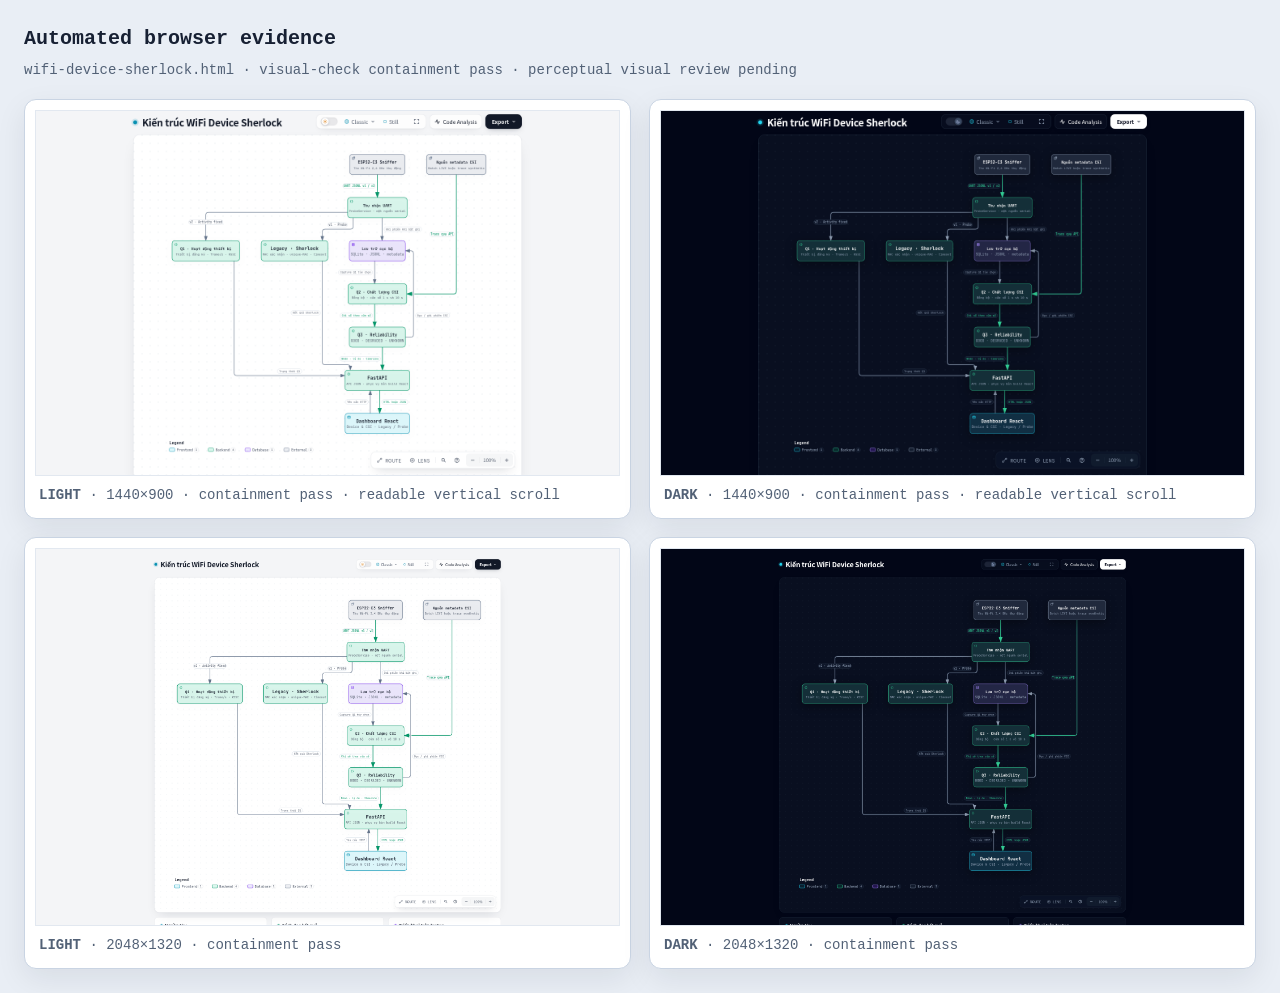
<file: NhanhB-DeviceDetect-cleanup/.archify/architecture-wifi-device-sherlock-20261124-120658/review-3/wifi-device-sherlock.visual-check.html>
<!doctype html>
<html lang="en">
<head>
<meta charset="utf-8"><script type="application/json" id="archify-software-notices">"NOTICE\nArchify\nCopyright (c) 2026 tt-a1i (Archify)\nCopyright (c) 2025 Cocoon AI\n\nArchify is distributed under the Apache License, Version 2.0 (LICENSE),\nexcept where a file, package manifest, or third-party notice specifies otherwise.\nThe separately versioned DeepSeek Harness adapter remains MIT; its bundled\nSkill retains the license of the immutable source selected in release.json.\n\nCode and contributions received under the MIT License through pre-transition\ncommit 82c7e0f089a02a4d514714adf37dc2061682da5f remain available under their\noriginal terms. Previously published releases keep their existing licenses. The complete historical MIT\ncopyright and permission notice is preserved in LICENSE-MIT. This transition\ndoes not revoke existing MIT grants or assert a new patent grant on behalf\nof historical contributors.\n\nArchify originated from Cocoon-AI/architecture-diagram-generator:\nhttps://github.com/Cocoon-AI/architecture-diagram-generator\n\nThird-party components retain their own licenses; see THIRD_PARTY_NOTICES.md\nand the license files beside those components. Names and logos do not imply\nofficial endorsement, and the software license grants no general trademark\npermission.\n\nThese software licenses cover Archify's embedded runtime and templates, not\nownership of a user's authored content, business data, or source repository.\n\nLICENSE\n\n                                 Apache License\n                           Version 2.0, January 2004\n                        http://www.apache.org/licenses/\n\n   TERMS AND CONDITIONS FOR USE, REPRODUCTION, AND DISTRIBUTION\n\n   1. Definitions.\n\n      \"License\" shall mean the terms and conditions for use, reproduction,\n      and distribution as defined by Sections 1 through 9 of this document.\n\n      \"Licensor\" shall mean the copyright owner or entity authorized by\n      the copyright owner that is granting the License.\n\n      \"Legal Entity\" shall mean the union of the acting entity and all\n      other entities that control, are controlled by, or are under common\n      control with that entity. For the purposes of this definition,\n      \"control\" means (i) the power, direct or indirect, to cause the\n      direction or management of such entity, whether by contract or\n      otherwise, or (ii) ownership of fifty percent (50%) or more of the\n      outstanding shares, or (iii) beneficial ownership of such entity.\n\n      \"You\" (or \"Your\") shall mean an individual or Legal Entity\n      exercising permissions granted by this License.\n\n      \"Source\" form shall mean the preferred form for making modifications,\n      including but not limited to software source code, documentation\n      source, and configuration files.\n\n      \"Object\" form shall mean any form resulting from mechanical\n      transformation or translation of a Source form, including but\n      not limited to compiled object code, generated documentation,\n      and conversions to other media types.\n\n      \"Work\" shall mean the work of authorship, whether in Source or\n      Object form, made available under the License, as indicated by a\n      copyright notice that is included in or attached to the work\n      (an example is provided in the Appendix below).\n\n      \"Derivative Works\" shall mean any work, whether in Source or Object\n      form, that is based on (or derived from) the Work and for which the\n      editorial revisions, annotations, elaborations, or other modifications\n      represent, as a whole, an original work of authorship. For the purposes\n      of this License, Derivative Works shall not include works that remain\n      separable from, or merely link (or bind by name) to the interfaces of,\n      the Work and Derivative Works thereof.\n\n      \"Contribution\" shall mean any work of authorship, including\n      the original version of the Work and any modifications or additions\n      to that Work or Derivative Works thereof, that is intentionally\n      submitted to Licensor for inclusion in the Work by the copyright owner\n      or by an individual or Legal Entity authorized to submit on behalf of\n      the copyright owner. For the purposes of this definition, \"submitted\"\n      means any form of electronic, verbal, or written communication sent\n      to the Licensor or its representatives, including but not limited to\n      communication on electronic mailing lists, source code control systems,\n      and issue tracking systems that are managed by, or on behalf of, the\n      Licensor for the purpose of discussing and improving the Work, but\n      excluding communication that is conspicuously marked or otherwise\n      designated in writing by the copyright owner as \"Not a Contribution.\"\n\n      \"Contributor\" shall mean Licensor and any individual or Legal Entity\n      on behalf of whom a Contribution has been received by Licensor and\n      subsequently incorporated within the Work.\n\n   2. Grant of Copyright License. Subject to the terms and conditions of\n      this License, each Contributor hereby grants to You a perpetual,\n      worldwide, non-exclusive, no-charge, royalty-free, irrevocable\n      copyright license to reproduce, prepare Derivative Works of,\n      publicly display, publicly perform, sublicense, and distribute the\n      Work and such Derivative Works in Source or Object form.\n\n   3. Grant of Patent License. Subject to the terms and conditions of\n      this License, each Contributor hereby grants to You a perpetual,\n      worldwide, non-exclusive, no-charge, royalty-free, irrevocable\n      (except as stated in this section) patent license to make, have made,\n      use, offer to sell, sell, import, and otherwise transfer the Work,\n      where such license applies only to those patent claims licensable\n      by such Contributor that are necessarily infringed by their\n      Contribution(s) alone or by combination of their Contribution(s)\n      with the Work to which such Contribution(s) was submitted. If You\n      institute patent litigation against any entity (including a\n      cross-claim or counterclaim in a lawsuit) alleging that the Work\n      or a Contribution incorporated within the Work constitutes direct\n      or contributory patent infringement, then any patent licenses\n      granted to You under this License for that Work shall terminate\n      as of the date such litigation is filed.\n\n   4. Redistribution. You may reproduce and distribute copies of the\n      Work or Derivative Works thereof in any medium, with or without\n      modifications, and in Source or Object form, provided that You\n      meet the following conditions:\n\n      (a) You must give any other recipients of the Work or\n          Derivative Works a copy of this License; and\n\n      (b) You must cause any modified files to carry prominent notices\n          stating that You changed the files; and\n\n      (c) You must retain, in the Source form of any Derivative Works\n          that You distribute, all copyright, patent, trademark, and\n          attribution notices from the Source form of the Work,\n          excluding those notices that do not pertain to any part of\n          the Derivative Works; and\n\n      (d) If the Work includes a \"NOTICE\" text file as part of its\n          distribution, then any Derivative Works that You distribute must\n          include a readable copy of the attribution notices contained\n          within such NOTICE file, excluding those notices that do not\n          pertain to any part of the Derivative Works, in at least one\n          of the following places: within a NOTICE text file distributed\n          as part of the Derivative Works; within the Source form or\n          documentation, if provided along with the Derivative Works; or,\n          within a display generated by the Derivative Works, if and\n          wherever such third-party notices normally appear. The contents\n          of the NOTICE file are for informational purposes only and\n          do not modify the License. You may add Your own attribution\n          notices within Derivative Works that You distribute, alongside\n          or as an addendum to the NOTICE text from the Work, provided\n          that such additional attribution notices cannot be construed\n          as modifying the License.\n\n      You may add Your own copyright statement to Your modifications and\n      may provide additional or different license terms and conditions\n      for use, reproduction, or distribution of Your modifications, or\n      for any such Derivative Works as a whole, provided Your use,\n      reproduction, and distribution of the Work otherwise complies with\n      the conditions stated in this License.\n\n   5. Submission of Contributions. Unless You explicitly state otherwise,\n      any Contribution intentionally submitted for inclusion in the Work\n      by You to the Licensor shall be under the terms and conditions of\n      this License, without any additional terms or conditions.\n      Notwithstanding the above, nothing herein shall supersede or modify\n      the terms of any separate license agreement you may have executed\n      with Licensor regarding such Contributions.\n\n   6. Trademarks. This License does not grant permission to use the trade\n      names, trademarks, service marks, or product names of the Licensor,\n      except as required for reasonable and customary use in describing the\n      origin of the Work and reproducing the content of the NOTICE file.\n\n   7. Disclaimer of Warranty. Unless required by applicable law or\n      agreed to in writing, Licensor provides the Work (and each\n      Contributor provides its Contributions) on an \"AS IS\" BASIS,\n      WITHOUT WARRANTIES OR CONDITIONS OF ANY KIND, either express or\n      implied, including, without limitation, any warranties or conditions\n      of TITLE, NON-INFRINGEMENT, MERCHANTABILITY, or FITNESS FOR A\n      PARTICULAR PURPOSE. You are solely responsible for determining the\n      appropriateness of using or redistributing the Work and assume any\n      risks associated with Your exercise of permissions under this License.\n\n   8. Limitation of Liability. In no event and under no legal theory,\n      whether in tort (including negligence), contract, or otherwise,\n      unless required by applicable law (such as deliberate and grossly\n      negligent acts) or agreed to in writing, shall any Contributor be\n      liable to You for damages, including any direct, indirect, special,\n      incidental, or consequential damages of any character arising as a\n      result of this License or out of the use or inability to use the\n      Work (including but not limited to damages for loss of goodwill,\n      work stoppage, computer failure or malfunction, or any and all\n      other commercial damages or losses), even if such Contributor\n      has been advised of the possibility of such damages.\n\n   9. Accepting Warranty or Additional Liability. While redistributing\n      the Work or Derivative Works thereof, You may choose to offer,\n      and charge a fee for, acceptance of support, warranty, indemnity,\n      or other liability obligations and/or rights consistent with this\n      License. However, in accepting such obligations, You may act only\n      on Your own behalf and on Your sole responsibility, not on behalf\n      of any other Contributor, and only if You agree to indemnify,\n      defend, and hold each Contributor harmless for any liability\n      incurred by, or claims asserted against, such Contributor by reason\n      of your accepting any such warranty or additional liability.\n\n   END OF TERMS AND CONDITIONS\n\n   APPENDIX: How to apply the Apache License to your work.\n\n      To apply the Apache License to your work, attach the following\n      boilerplate notice, with the fields enclosed by brackets \"[]\"\n      replaced with your own identifying information. (Don't include\n      the brackets!)  The text should be enclosed in the appropriate\n      comment syntax for the file format. We also recommend that a\n      file or class name and description of purpose be included on the\n      same \"printed page\" as the copyright notice for easier\n      identification within third-party archives.\n\n   Copyright [yyyy] [name of copyright owner]\n\n   Licensed under the Apache License, Version 2.0 (the \"License\");\n   you may not use this file except in compliance with the License.\n   You may obtain a copy of the License at\n\n       http://www.apache.org/licenses/LICENSE-2.0\n\n   Unless required by applicable law or agreed to in writing, software\n   distributed under the License is distributed on an \"AS IS\" BASIS,\n   WITHOUT WARRANTIES OR CONDITIONS OF ANY KIND, either express or implied.\n   See the License for the specific language governing permissions and\n   limitations under the License.\n\nLICENSE-MIT\nMIT License\n\nCopyright (c) 2026 tt-a1i (Archify)\nCopyright (c) 2025 Cocoon AI\n\nPermission is hereby granted, free of charge, to any person obtaining a copy\nof this software and associated documentation files (the \"Software\"), to deal\nin the Software without restriction, including without limitation the rights\nto use, copy, modify, merge, publish, distribute, sublicense, and/or sell\ncopies of the Software, and to permit persons to whom the Software is\nfurnished to do so, subject to the following conditions:\n\nThe above copyright notice and this permission notice shall be included in all\ncopies or substantial portions of the Software.\n\nTHE SOFTWARE IS PROVIDED \"AS IS\", WITHOUT WARRANTY OF ANY KIND, EXPRESS OR\nIMPLIED, INCLUDING BUT NOT LIMITED TO THE WARRANTIES OF MERCHANTABILITY,\nFITNESS FOR A PARTICULAR PURPOSE AND NONINFRINGEMENT. IN NO EVENT SHALL THE\nAUTHORS OR COPYRIGHT HOLDERS BE LIABLE FOR ANY CLAIM, DAMAGES OR OTHER\nLIABILITY, WHETHER IN AN ACTION OF CONTRACT, TORT OR OTHERWISE, ARISING FROM,\nOUT OF OR IN CONNECTION WITH THE SOFTWARE OR THE USE OR OTHER DEALINGS IN THE\nSOFTWARE.\n\nTHIRD_PARTY_NOTICES.md\n# Third-party notices\n\nArchify includes optional vector data for third-party brand marks. These marks\nare provided only to identify technologies and services in user-authored\ndiagrams. Their inclusion does not imply sponsorship, endorsement, partnership,\nor affiliation with Archify.\n\nArchify's license and historical MIT grants are described in LICENSE, NOTICE,\nand LICENSE-MIT. The software license does not\nreplace the copyright licenses, trademark policies, or brand guidelines that\napply to third-party marks. Users are responsible for confirming that their\nparticular use is permitted.\n\n## Simple Icons\n\nMost of the built-in vector paths and their metadata were generated from\n[Simple Icons 16.28.0](https://github.com/simple-icons/simple-icons/tree/16.28.0).\nSimple Icons makes its collection work available under\n[CC0 1.0 Universal](https://github.com/simple-icons/simple-icons/blob/16.28.0/LICENSE.md).\n\nAs Simple Icons explains in its\n[disclaimer](https://github.com/simple-icons/simple-icons/blob/16.28.0/DISCLAIMER.md),\nCC0 for the collection does not mean that every underlying icon is CC0. License\nand brand-guideline metadata may be incomplete or change over time. The absence\nof an individual license entry is not a grant of permission.\n\nArchify embeds the selected icons as vector-path data and may render them in a\nuser-selected color. The following individual licenses were recorded in the\npinned Simple Icons 16.28.0 metadata:\n\n| Mark | Recorded source | Recorded license | Archify treatment |\n|---|---|---|---|\n| Angular | [Angular press kit](https://angular.dev/press-kit) | [`CC-BY-4.0`](https://creativecommons.org/licenses/by/4.0/) | Embedded as vector-path data; color may be changed by the authored diagram. |\n| Apache Airflow | [Apache logos](https://apache.org/logos) | [`Apache-2.0`](https://www.apache.org/licenses/LICENSE-2.0) | Embedded as vector-path data; Apache trademarks remain subject to the [ASF trademark policy](https://www.apache.org/foundation/marks/). |\n| Apache Kafka | [Apache logos](https://apache.org/logos) | [`Apache-2.0`](https://www.apache.org/licenses/LICENSE-2.0) | Embedded as vector-path data; Apache trademarks remain subject to the [ASF trademark policy](https://www.apache.org/foundation/marks/). |\n| .NET | [.NET brand repository](https://github.com/dotnet/brand/blob/c7d0f51b8ec59531332d05fb27a5b758a7a3d689/logo/dotnet-logo.svg) | [`CC0-1.0`](https://creativecommons.org/publicdomain/zero/1.0/) | Embedded as vector-path data; color may be changed by the authored diagram. |\n| JavaScript | [JS community logo](https://github.com/voodootikigod/logo.js/blob/1544bdeed6d618a6cfe4f0650d04ab8d9cfa76d9/js.svg) | [`MIT`](https://github.com/voodootikigod/logo.js/blob/1544bdeed6d618a6cfe4f0650d04ab8d9cfa76d9/LICENSE) | Embedded as vector-path data; color may be changed by the authored diagram. |\n| Jenkins | [Jenkins artwork source](https://get.jenkins.io/art/) | [`CC-BY-SA-3.0`](https://creativecommons.org/licenses/by-sa/3.0/) | Embedded as vector-path data; color may be changed by the authored diagram. Jenkins retains its trademark rights. |\n| Rust | [Rust project](https://www.rust-lang.org) | [`CC-BY-SA-4.0`](https://creativecommons.org/licenses/by-sa/4.0/) | Embedded as vector-path data; color may be changed by the authored diagram. See the [Rust media guide](https://www.rust-lang.org/policies/media-guide). |\n| Vue.js | [Vue logo source](https://github.com/vuejs/art/blob/a1c78b74569b70a25300925b4eacfefcc143b8f6/logo.svg) | [`CC-BY-NC-SA-4.0`](https://creativecommons.org/licenses/by-nc-sa/4.0/) | Embedded as vector-path data; color may be changed by the authored diagram. The non-commercial and share-alike conditions remain applicable; see the [Vue artwork terms](https://github.com/vuejs/art/blob/a1c78b74569b70a25300925b4eacfefcc143b8f6/README.md). |\n\nThe source, guideline, and known license fields for every packaged mark are\npreserved in `renderers/shared/generated-brand-marks.mjs`.\n\n## OpenAI mark\n\nThe OpenAI vector path is recorded from the\n[OpenAI brand guidelines](https://openai.com/brand/), not from Simple Icons.\nUse remains subject to those current guidelines and any applicable trademark\nrights. Its inclusion does not state or imply endorsement by OpenAI.\n\n## JetBrains Mono\n\nDelivered Archify viewer artifacts embed the JetBrains Mono variable font\nsubsets served by Google Fonts. For characters covered by these subsets, font\nselection does not depend on a network request or a locally installed copy.\nUncovered characters (including CJK) still use the system fallback stack;\nbrowser and operating-system rasterization can differ.\nJetBrains Mono is maintained at\n[github.com/JetBrains/JetBrainsMono](https://github.com/JetBrains/JetBrainsMono)\nand is distributed under the SIL Open Font License 1.1. The complete license\ntext is preserved in `assets/JetBrainsMono-OFL.txt` in the packaged Skill and\nin the font CSS carried by standalone HTML and SVG exports.\n\n## Pele\n\nThe explainer renders Mermaid chart fences with an unmodified subset of\n[Pele 1.3.0](https://github.com/obsidianmd/pele), copyright (c) 2026 kepano,\ndistributed under the MIT License. The subset and its license text are in\n`explainer/vendor/pele/` in the packaged Skill. Charts are rendered to static\nSVG when a page is built; delivered pages contain no Pele code.\n\n## No additional rights granted\n\nBrand names, logos, and trademarks remain the property of their respective\nowners. This notice records provenance and known terms; it does not grant rights\nthat Archify does not hold, and it does not state that every packaged mark has\nbeen cleared for every commercial, promotional, or redistributive use.\n\n## Story HTML parser\n\nThe Node story scanner and builder include parse5 7.3.0 (MIT) and entities\n6.0.1 (BSD-2-Clause), bundled into `story/vendor/html-parser.mjs`. The parser is\nnot embedded in generated HTML. Pinned sources, rebuild instructions and the\ncomplete licenses are in `story/vendor/`.\n\n## Code Analysis external diagnostics\n\nThe Code Analysis module includes the unmodified\n[OASIS SARIF 2.1.0 schema](https://github.com/oasis-tcs/sarif-spec/blob/1742a253eb654bf8a4ed7c60eaef7412b2c23553/sarif-2.1/schema/sarif-schema-2.1.0.json)\nfrom revision `1742a253`. Its repository content is governed by the\n[OASIS license terms and policies](https://github.com/oasis-tcs/sarif-spec/blob/1742a253eb654bf8a4ed7c60eaef7412b2c23553/LICENSE.md),\nincluding RF on RAND Terms Mode. The original terms are preserved in\n`modules/code-analysis/import/vendor/OASIS-LICENSE.md` in the packaged Skill.\n\nThe line-context fingerprint algorithm is adapted from\n[github/codeql-action](https://github.com/github/codeql-action/blob/592d162ba3b2f5a3411d2cbf01df9f82c492f269/src/fingerprints.ts),\nrevision `592d162b`, copyright (c) 2020 GitHub, under the MIT License.\nThe complete license is preserved in\n`modules/code-analysis/import/vendor/CODEQL-LICENSE.txt` in the packaged Skill.\n\n## Code Analysis Atlas 3D\n\nThe Atlas 3D view includes the unmodified minified build of\n[three.js](https://github.com/mrdoob/three.js) r128 (`three@0.128.0` on npm,\n`build/three.min.js`), copyright 2010-2021 three.js authors, under the MIT\nLicense. It is embedded in the analysis page and runs only when Atlas 3D is\nopened. The complete license is preserved in\n`modules/code-analysis/overlay/vendor/THREE-LICENSE.txt` in the packaged Skill."</script>
<meta name="viewport" content="width=device-width,initial-scale=1">
<title>Archify automated browser evidence · wifi-device-sherlock.html</title>
<style>
*{box-sizing:border-box}body{margin:0;padding:24px;background:#e9eef5;color:#172033;font:14px/1.5 ui-monospace,SFMono-Regular,Menlo,Consolas,monospace}header{max-width:1500px;margin:0 auto 18px}h1{margin:0 0 6px;font-size:20px}p{margin:0;color:#526176}.grid{max-width:1500px;margin:auto;display:grid;grid-template-columns:repeat(2,minmax(0,1fr));gap:18px}figure{margin:0;padding:10px;background:white;border:1px solid #c9d4e3;border-radius:12px;box-shadow:0 10px 30px rgba(15,23,42,.08)}img{display:block;width:100%;height:auto;border:1px solid #e2e8f0}figcaption{padding:9px 4px 2px;color:#526176}@media(max-width:900px){.grid{grid-template-columns:1fr}}
</style>
</head>
<body>
<header><h1>Automated browser evidence</h1><p>wifi-device-sherlock.html · visual-check containment pass · perceptual visual review pending</p></header>
<main class="grid">
      <figure>
        <img src="wifi-device-sherlock.visual-check.1440x900.light.png" alt="light 1440 by 900">
        <figcaption><strong>LIGHT</strong> · 1440×900 · containment pass · readable vertical scroll</figcaption>
      </figure>
      <figure>
        <img src="wifi-device-sherlock.visual-check.1440x900.dark.png" alt="dark 1440 by 900">
        <figcaption><strong>DARK</strong> · 1440×900 · containment pass · readable vertical scroll</figcaption>
      </figure>
      <figure>
        <img src="wifi-device-sherlock.visual-check.2048x1320.light.png" alt="light 2048 by 1320">
        <figcaption><strong>LIGHT</strong> · 2048×1320 · containment pass</figcaption>
      </figure>
      <figure>
        <img src="wifi-device-sherlock.visual-check.2048x1320.dark.png" alt="dark 2048 by 1320">
        <figcaption><strong>DARK</strong> · 2048×1320 · containment pass</figcaption>
      </figure>
</main>
</body>
</html>
</file>
